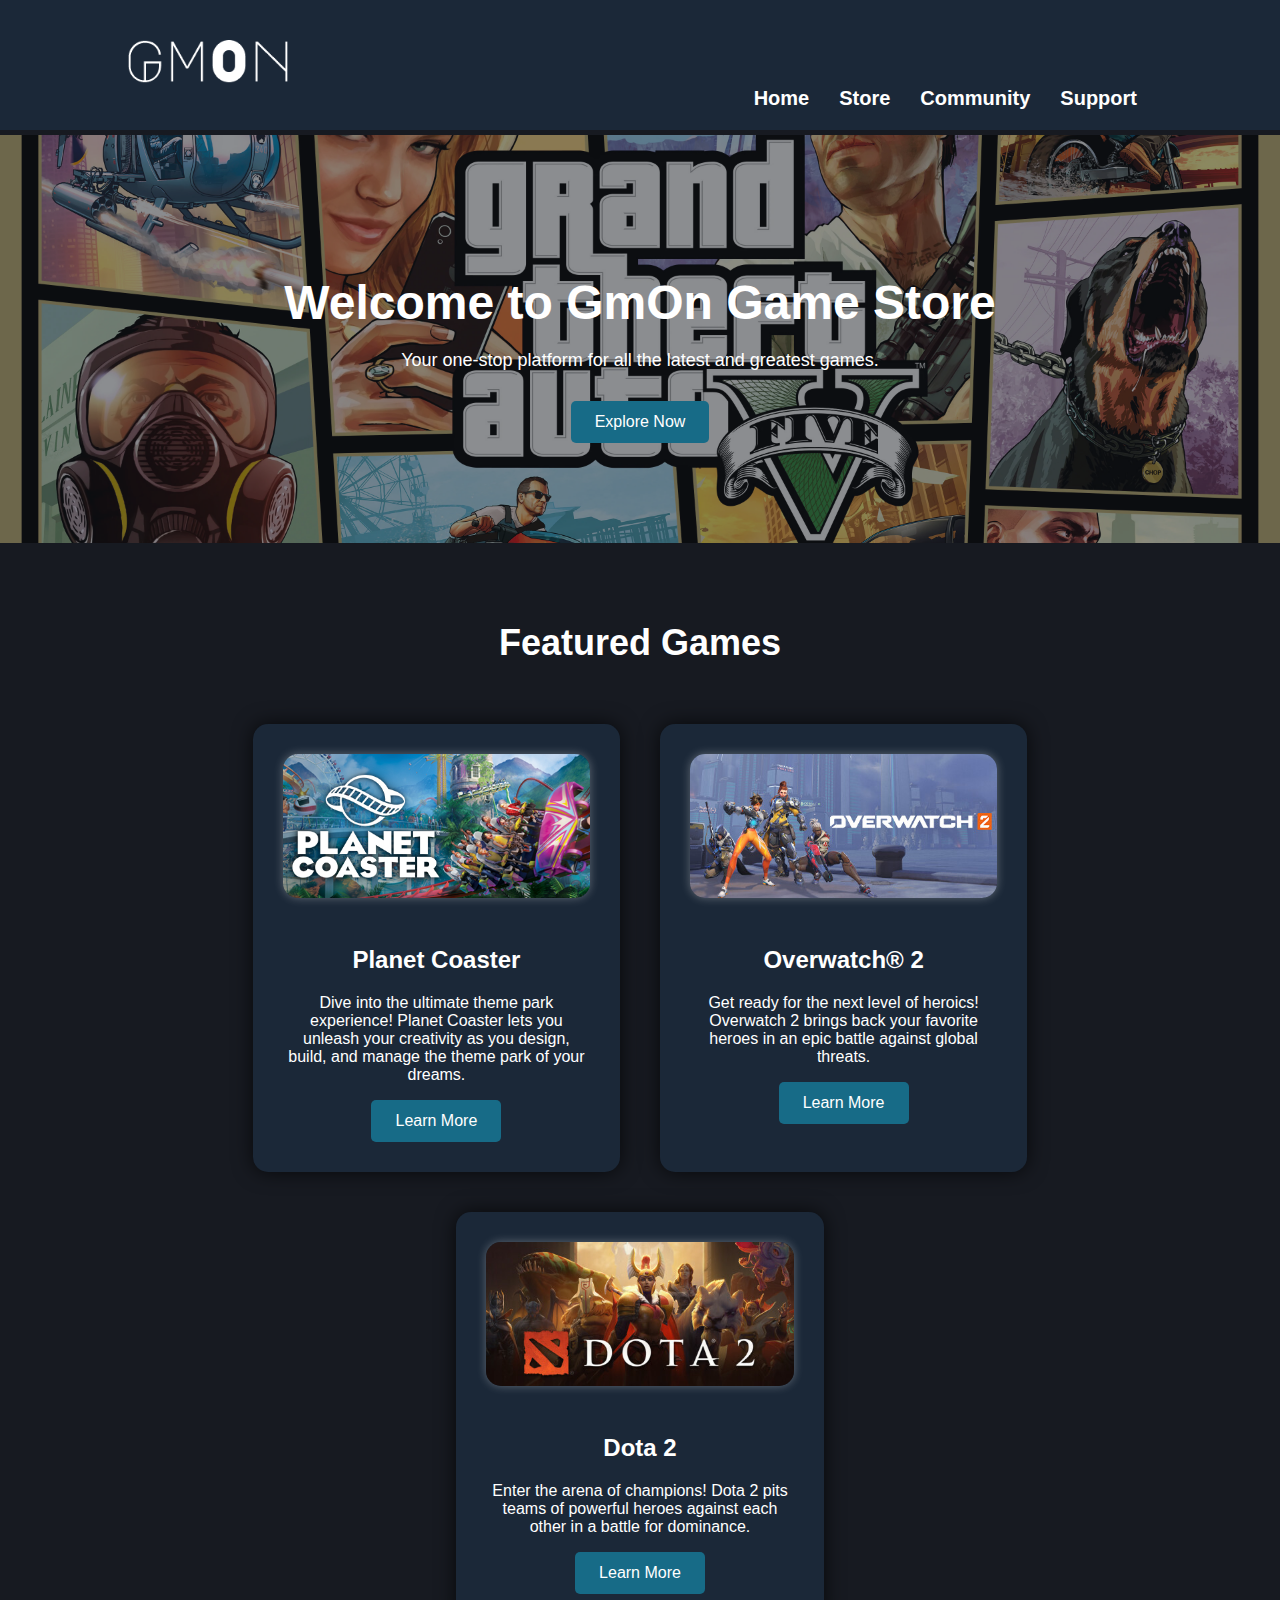
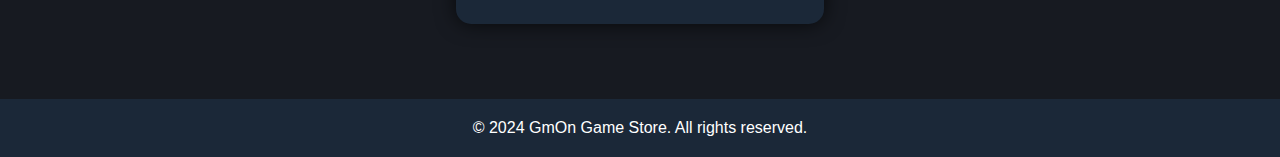
<file: index.html>
<!DOCTYPE html>
<html lang="en">
<head>
    <meta charset="UTF-8">
    <meta name="viewport" content="width=device-width, initial-scale=1.0">
    <title>GmOn 🕹 Game Store</title>
    <link rel="stylesheet" href="styles.css">
    <link rel="icon" href="/image/favicon.ico">
</head>
<body>
    <header>
        <div class="container">
            <div class="logo">
                <img src="/image/logo.png" alt="Logo GmOn">
            </div>
            <nav>
                <ul>
                    <li><a href="index.html">Home</a></li>
                    <li><a href="store.html">Store</a></li>
                    <li><a href="community.html">Community</a></li>
                    <li><a href="support.html">Support</a></li>
                </ul>
            </nav>
        </div>
    </header>
    <main>
        <section class="hero">
            <div class="container">
                <h2>Welcome to GmOn Game Store</h2>
                <p>Your one-stop platform for all the latest and greatest games.</p>
                <a href="store.html" class="btn">Explore Now</a>
            </div>
        </section>
        <section class="games">
            <div class="container">
                <h2>Featured Games</h2>
                <div class="game-list">
                    <div class="game">
                        <img src="/image/pc.jpg" alt="Game 1">
                        <h3>Planet Coaster</h3>
                        <p>Dive into the ultimate theme park experience! Planet Coaster lets you unleash your creativity as you design, build, and manage the theme park of your dreams.</p>
                        <a href="catalog.html" class="btn">Learn More</a>
                    </div>
                    <div class="game">
                        <img src="/image/o2.jpg" alt="Game 2">
                        <h3>Overwatch® 2</h3>
                        <p>Get ready for the next level of heroics! Overwatch 2 brings back your favorite heroes in an epic battle against global threats. </p>
                        <a href="#" class="btn">Learn More</a>
                    </div>
                    <div class="game">
                        <img src="/image/d2.jpg" alt="Game 3">
                        <h3>Dota 2</h3>
                        <p>Enter the arena of champions! Dota 2 pits teams of powerful heroes against each other in a battle for dominance. </p>
                        <a href="#" class="btn">Learn More</a>
                    </div>
                </div>
            </div>
        </section>
    </main>
    <footer class="footer">
        <div class="container">
            <p>&copy; 2024 GmOn Game Store. All rights reserved.</p>
        </div>
    </footer>
</body>
</html>
</file>
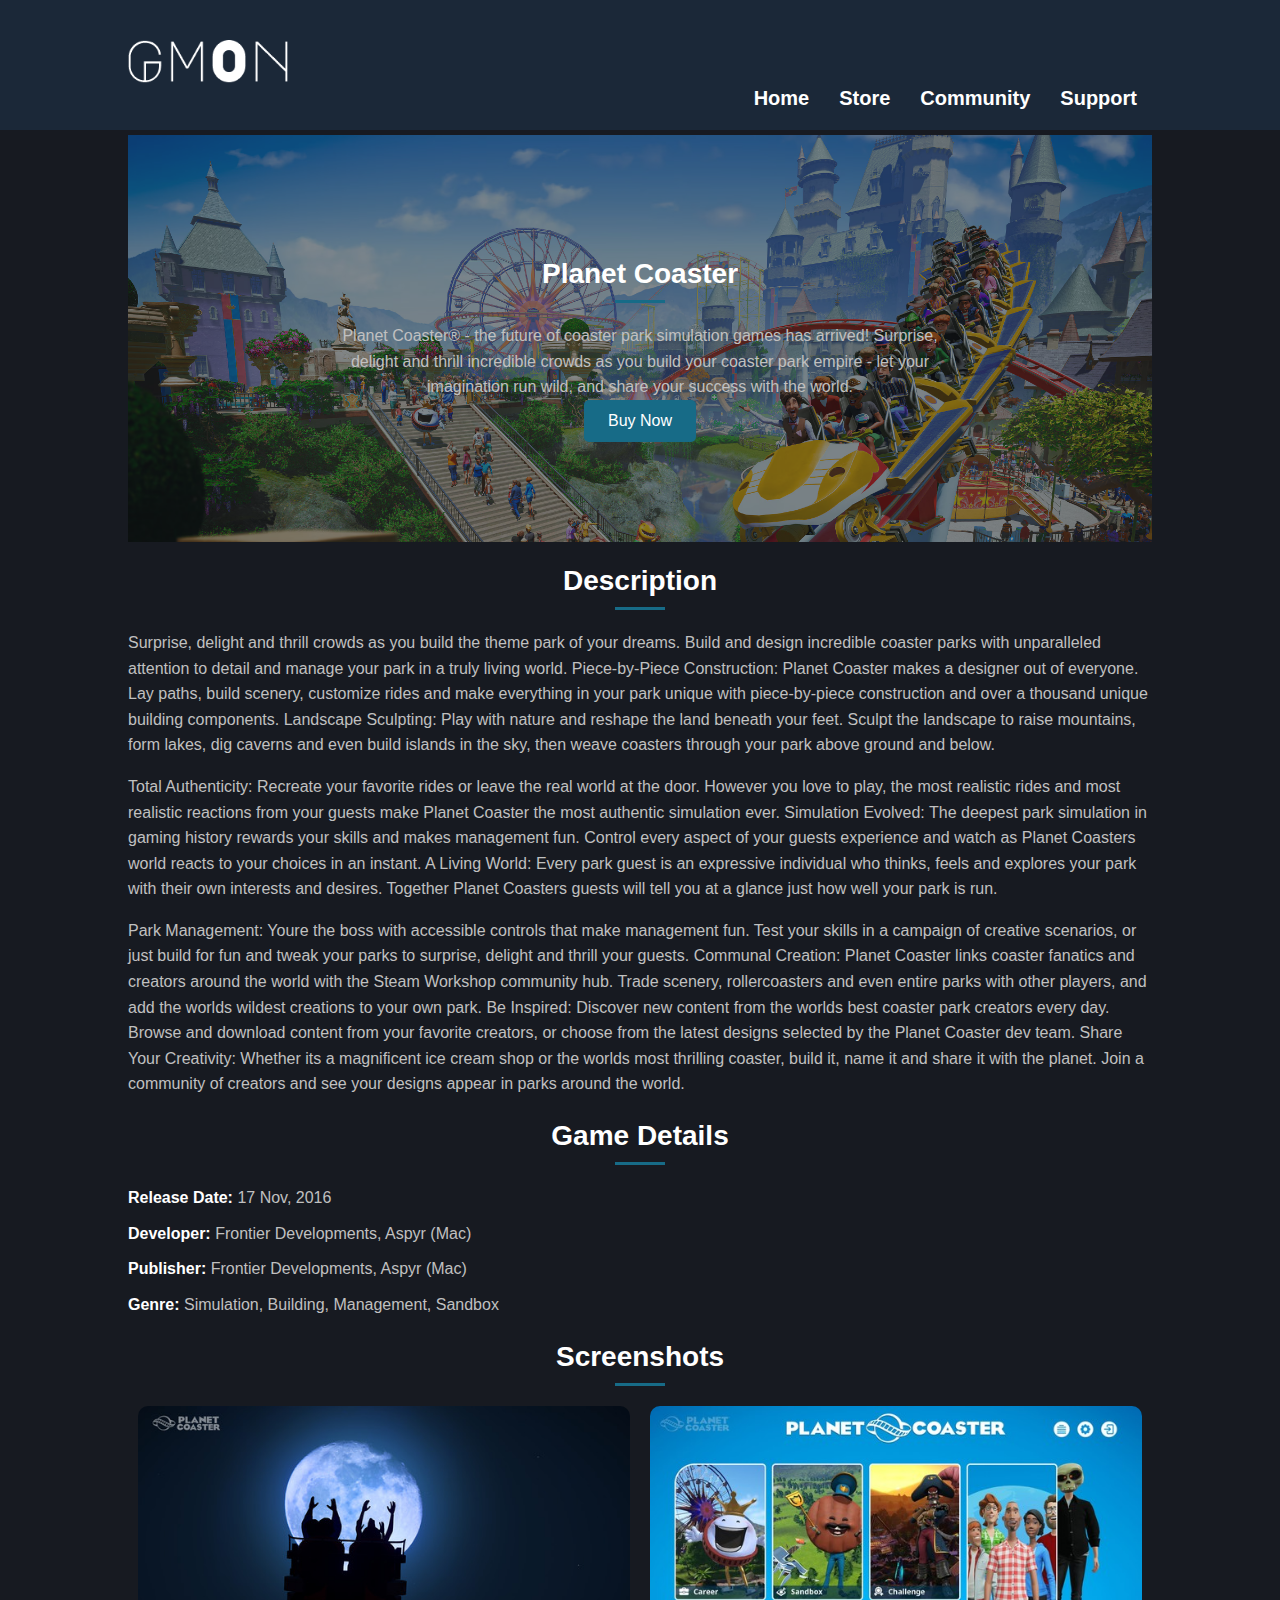
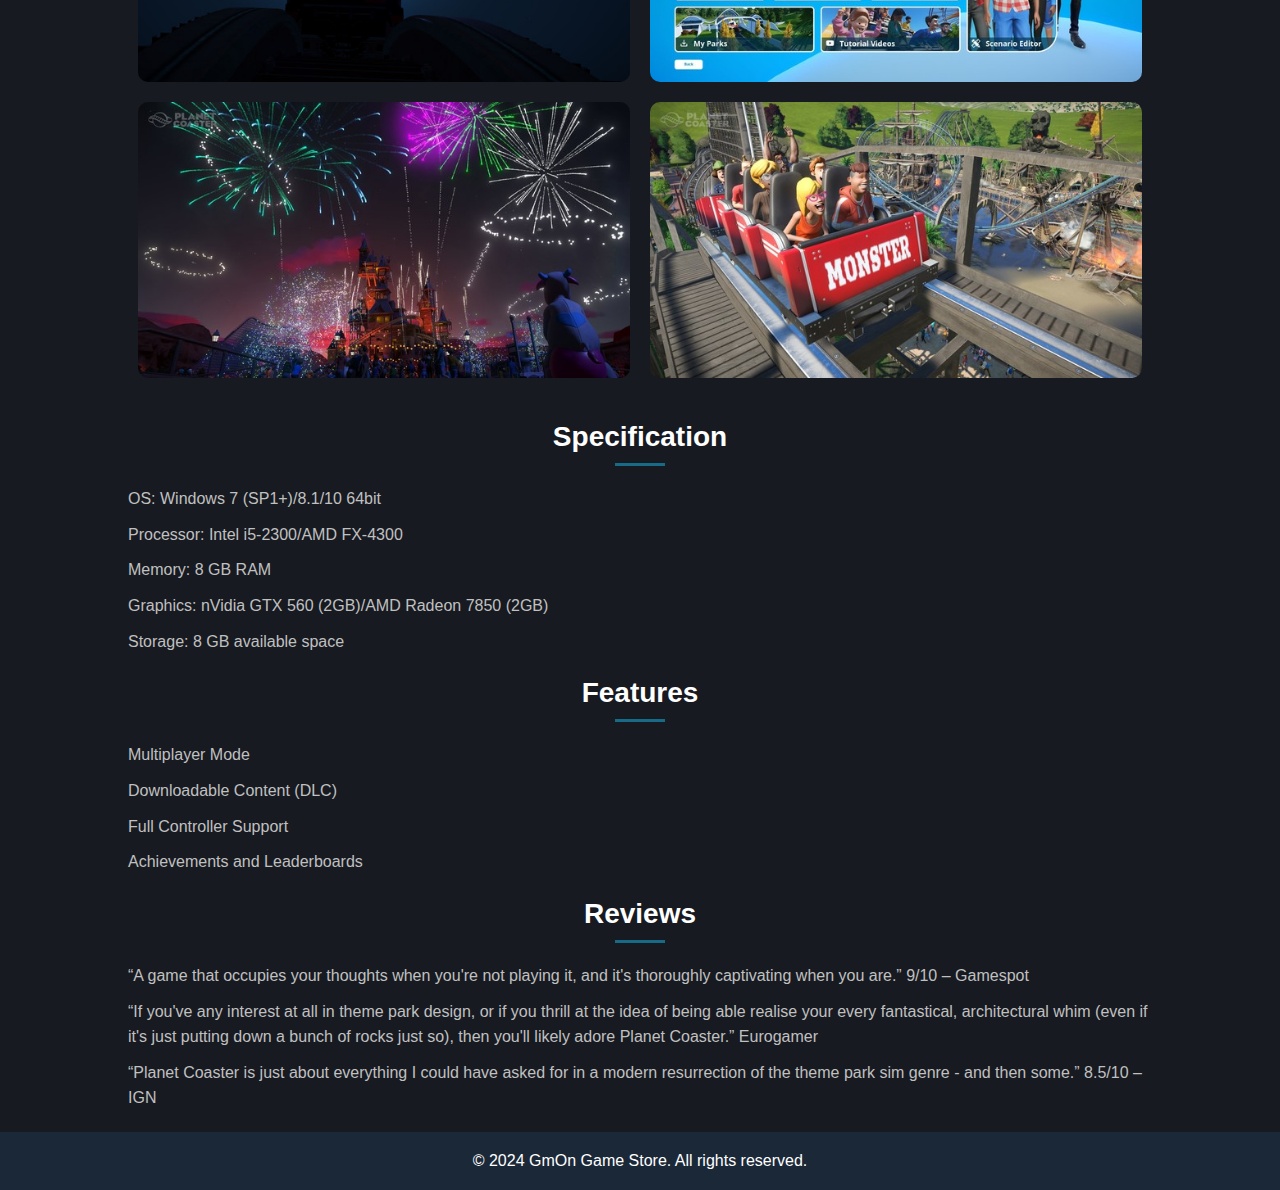
<file: catalog.html>
<!DOCTYPE html>
<html lang="id">
<head>
    <meta charset="UTF-8">
    <meta name="viewport" content="width=device-width, initial-scale=1.0">
    <title>GmOn 🕹 Details</title>
    <link rel="stylesheet" href="catalog.css">
    <link rel="icon" href="/image/favicon.ico">
</head>
<body>

<header>
    <div class="container">
        <div class="logo">
            <img src="/image/logo.png" alt="Logo GmOn">
        </div>
        <nav>
            <ul>
                <li><a href="index.html">Home</a></li>
                <li><a href="store.html">Store</a></li>
                <li><a href="community.html">Community</a></li>
                <li><a href="support.html">Support</a></li>
            </ul>
        </nav>
    </div>
</header>

<div class="container">
    <div class="product-detail">
        <div class="herocatalog">
            <h2>Planet Coaster</h2>
            <p>Planet Coaster® - the future of coaster park simulation games has arrived! Surprise, delight and thrill incredible crowds as you build your coaster park empire - let your imagination run wild, and share your success with the world.</p>
            <a href="checkout.html" class="btn">Buy Now</a>
        </div>

        <div class="game-overview">
            <h2>Description</h2>
            <p>Surprise, delight and thrill crowds as you build the theme park of your dreams. Build and design incredible coaster parks with unparalleled attention to detail and manage your park in a truly living world. Piece-by-Piece Construction: Planet Coaster makes a designer out of everyone. Lay paths, build scenery, customize rides and make everything in your park unique with piece-by-piece construction and over a thousand unique building components.

                Landscape Sculpting: Play with nature and reshape the land beneath your feet. Sculpt the landscape to raise mountains, form lakes, dig caverns and even build islands in the sky, then weave coasters through your park above ground and below.
                </p>

                <p>
                    Total Authenticity: Recreate your favorite rides or leave the real world at the door. However you love to play, the most realistic rides and most realistic reactions from your guests make Planet Coaster the most authentic simulation ever. Simulation Evolved: The deepest park simulation in gaming history rewards your skills and makes management fun. Control every aspect of your guests experience and watch as Planet Coasters world reacts to your choices in an instant.

                A Living World: Every park guest is an expressive individual who thinks, feels and explores your park with their own interests and desires. Together Planet Coasters guests will tell you at a glance just how well your park is run.
                </p>

                <p>
                    
                    Park Management: Youre the boss with accessible controls that make management fun. Test your skills in a campaign of creative scenarios, or just build for fun and tweak your parks to surprise, delight and thrill your guests.
                    
                    Communal Creation: Planet Coaster links coaster fanatics and creators around the world with the Steam Workshop community hub. Trade scenery, rollercoasters and even entire parks with other players, and add the worlds wildest creations to your own park.
                    
                    Be Inspired: Discover new content from the worlds best coaster park creators every day. Browse and download content from your favorite creators, or choose from the latest designs selected by the Planet Coaster dev team.
                    
                    Share Your Creativity: Whether its a magnificent ice cream shop or the worlds most thrilling coaster, build it, name it and share it with the planet. Join a community of creators and see your designs appear in parks around the world.
                    </p>
        </div>

        <div class="game-details">
            <h2>Game Details</h2>
            <ul>
                <li><strong>Release Date:</strong>  17 Nov, 2016</li>
                <li><strong>Developer:</strong> Frontier Developments, Aspyr (Mac)</li>
                <li><strong>Publisher:</strong> Frontier Developments, Aspyr (Mac)</li>
                <li><strong>Genre:</strong> Simulation, Building, Management, Sandbox</li>
            </ul>
        </div>

        <div class="screenshots">
            <h2>Screenshots</h2>
            <div class="screenshot-gallery">
                <img src="/image/pc1.jpg" alt="Tangkapan Layar 1">
                <img src="/image/pc2.jpg" alt="Tangkapan Layar 2">
                <img src="/image/pc3.jpg" alt="Tangkapan Layar 3">
                <img src="/image/pc4.jpg" alt="Tangkapan Layar 4">
            </div>
        </div>

        <div class="product-specs">
            <h2>Specification</h2>
            <ul>
                <li>OS: Windows 7 (SP1+)/8.1/10 64bit</li>
                <li>Processor: Intel i5-2300/AMD FX-4300</li>
                <li>Memory: 8 GB RAM</li>
                <li>Graphics: nVidia GTX 560 (2GB)/AMD Radeon 7850 (2GB)</li>
                <li>Storage: 8 GB available space</li>
            </ul>
        </div>

        <div class="features">
            <h2>Features</h2>
            <ul>
                <li>Multiplayer Mode</li>
                <li>Downloadable Content (DLC)</li>
                <li>Full Controller Support</li>
                <li>Achievements and Leaderboards</li>
            </ul>
        </div>

        <div class="product-reviews">
            <h2>Reviews</h2>
            <ul>
                <li>“A game that occupies your thoughts when you're not playing it, and it's thoroughly captivating when you are.”
                    9/10 – Gamespot
                    </li>
                    
                <li>“If you've any interest at all in theme park design, or if you thrill at the idea of being able realise your every fantastical, architectural whim (even if it's just putting down a bunch of rocks just so), then you'll likely adore Planet Coaster.”
                    Eurogamer</li>

                <li>“Planet Coaster is just about everything I could have asked for in a modern resurrection of the theme park sim genre - and then some.”
                    8.5/10 – IGN</li>
            </ul>
        </div>
    </div>
</div>

<footer class="footer">
    <div class="container">
        <p>&copy; 2024 GmOn Game Store. All rights reserved.</p>
    </div>
</footer>

</body>
</html>
</file>
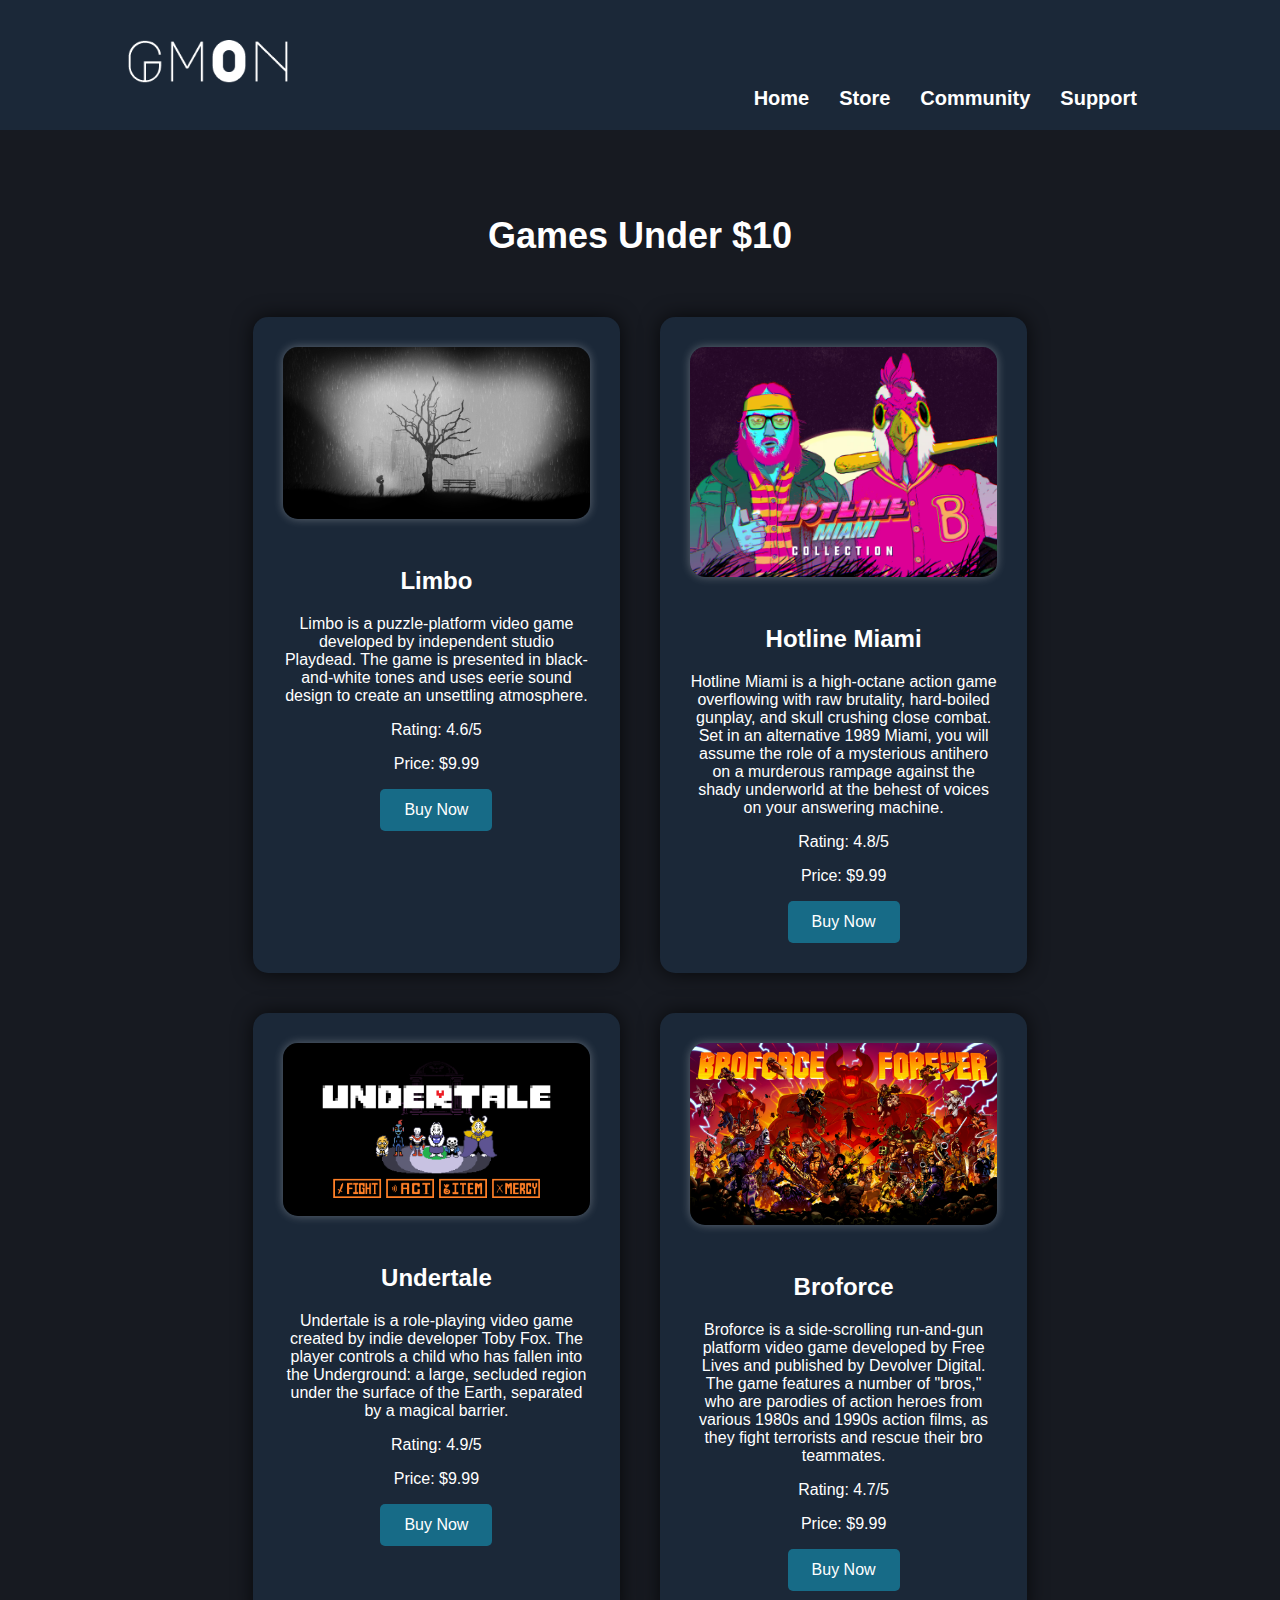
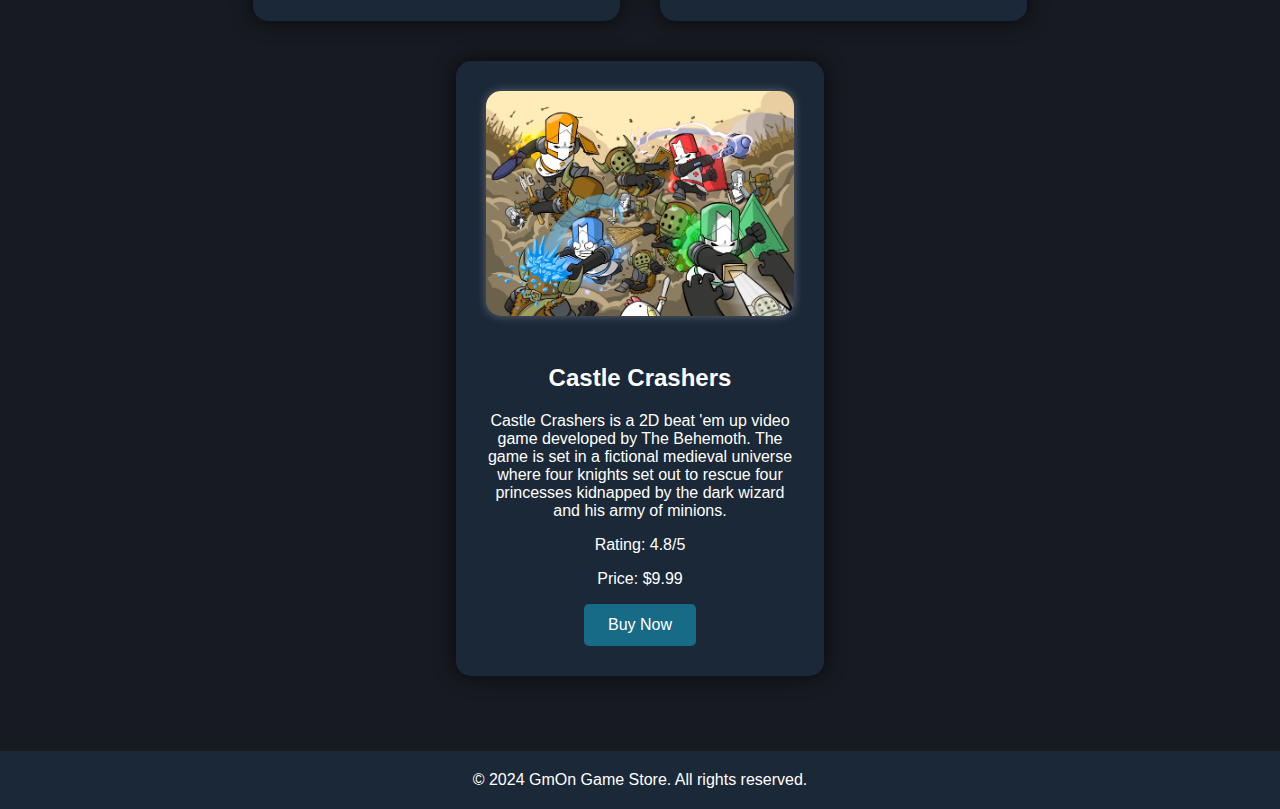
<file: filterprice.html>
<!DOCTYPE html>
<html lang="en">
<head>
    <meta charset="UTF-8">
    <meta name="viewport" content="width=device-width, initial-scale=1.0">
    <title>GmOn 🕹 Store - Under $10</title>
    <link rel="stylesheet" href="styles.css">
    <link rel="icon" href="/image/favicon.ico">
</head>
<body>
    <header>
        <div class="container">
            <div class="logo">
                <img src="/image/logo.png" alt="Logo GmOn">
            </div>
            <nav>
                <ul>
                    <li><a href="index.html">Home</a></li>
                    <li><a href="store.html">Store</a></li>
                    <li><a href="community.html">Community</a></li>
                    <li><a href="support.html">Support</a></li>
                </ul>
            </nav>
        </div>
    </header>
    <main>
        <section class="games">
            <div class="container">
                <h2>Games Under $10</h2>
                <div class="game-list">
                    <div class="game">
                        <div class="game-image">
                            <img src="/image/lm.jpg" alt="Game 1">
                        </div>
                        <div class="game-info">
                            <h3>Limbo</h3>
                            <p>Limbo is a puzzle-platform video game developed by independent studio Playdead. The game is presented in black-and-white tones and uses eerie sound design to create an unsettling atmosphere.</p>
                            <p>Rating: 4.6/5</p>
                            <p>Price: $9.99</p>
                            <a href="checkout.html" class="btn">Buy Now</a>
                        </div>
                    </div>
                    <div class="game">
                        <div class="game-image">
                            <img src="/image/hm.jpg" alt="Game 2">
                        </div>
                        <div class="game-info">
                            <h3>Hotline Miami</h3>
                            <p>Hotline Miami is a high-octane action game overflowing with raw brutality, hard-boiled gunplay, and skull crushing close combat. Set in an alternative 1989 Miami, you will assume the role of a mysterious antihero on a murderous rampage against the shady underworld at the behest of voices on your answering machine.</p>
                            <p>Rating: 4.8/5</p>
                            <p>Price: $9.99</p>
                            <a href="checkout.html" class="btn">Buy Now</a>
                        </div>
                    </div>
                    <div class="game">
                        <div class="game-image">
                            <img src="/image/u.png" alt="Game 3">
                        </div>
                        <div class="game-info">
                            <h3>Undertale</h3>
                            <p>Undertale is a role-playing video game created by indie developer Toby Fox. The player controls a child who has fallen into the Underground: a large, secluded region under the surface of the Earth, separated by a magical barrier.</p>
                            <p>Rating: 4.9/5</p>
                            <p>Price: $9.99</p>
                            <a href="checkout.html" class="btn">Buy Now</a>
                        </div>
                    </div>
                    <div class="game">
                        <div class="game-image">
                            <img src="/image/b.png" alt="Game 4">
                        </div>
                        <div class="game-info">
                            <h3>Broforce</h3>
                            <p>Broforce is a side-scrolling run-and-gun platform video game developed by Free Lives and published by Devolver Digital. The game features a number of "bros," who are parodies of action heroes from various 1980s and 1990s action films, as they fight terrorists and rescue their bro teammates.</p>
                            <p>Rating: 4.7/5</p>
                            <p>Price: $9.99</p>
                            <a href="checkout.html" class="btn">Buy Now</a>
                        </div>
                    </div>
                    <div class="game">
                        <div class="game-image">
                            <img src="/image/cc.jpg" alt="Game 5">
                        </div>
                        <div class="game-info">
                            <h3>Castle Crashers</h3>
                            <p>Castle Crashers is a 2D beat 'em up video game developed by The Behemoth. The game is set in a fictional medieval universe where four knights set out to rescue four princesses kidnapped by the dark wizard and his army of minions.</p>
                            <p>Rating: 4.8/5</p>
                            <p>Price: $9.99</p>
                            <a href="checkout.html" class="btn">Buy Now</a>
                        </div>
                    </div>
                </div>
            </div>
        </section>
    </main>
    <footer class="footer">
        <div class="container">
            <p>&copy; 2024 GmOn Game Store. All rights reserved.</p>
        </div>
    </footer>
</body>
</html>
</file>
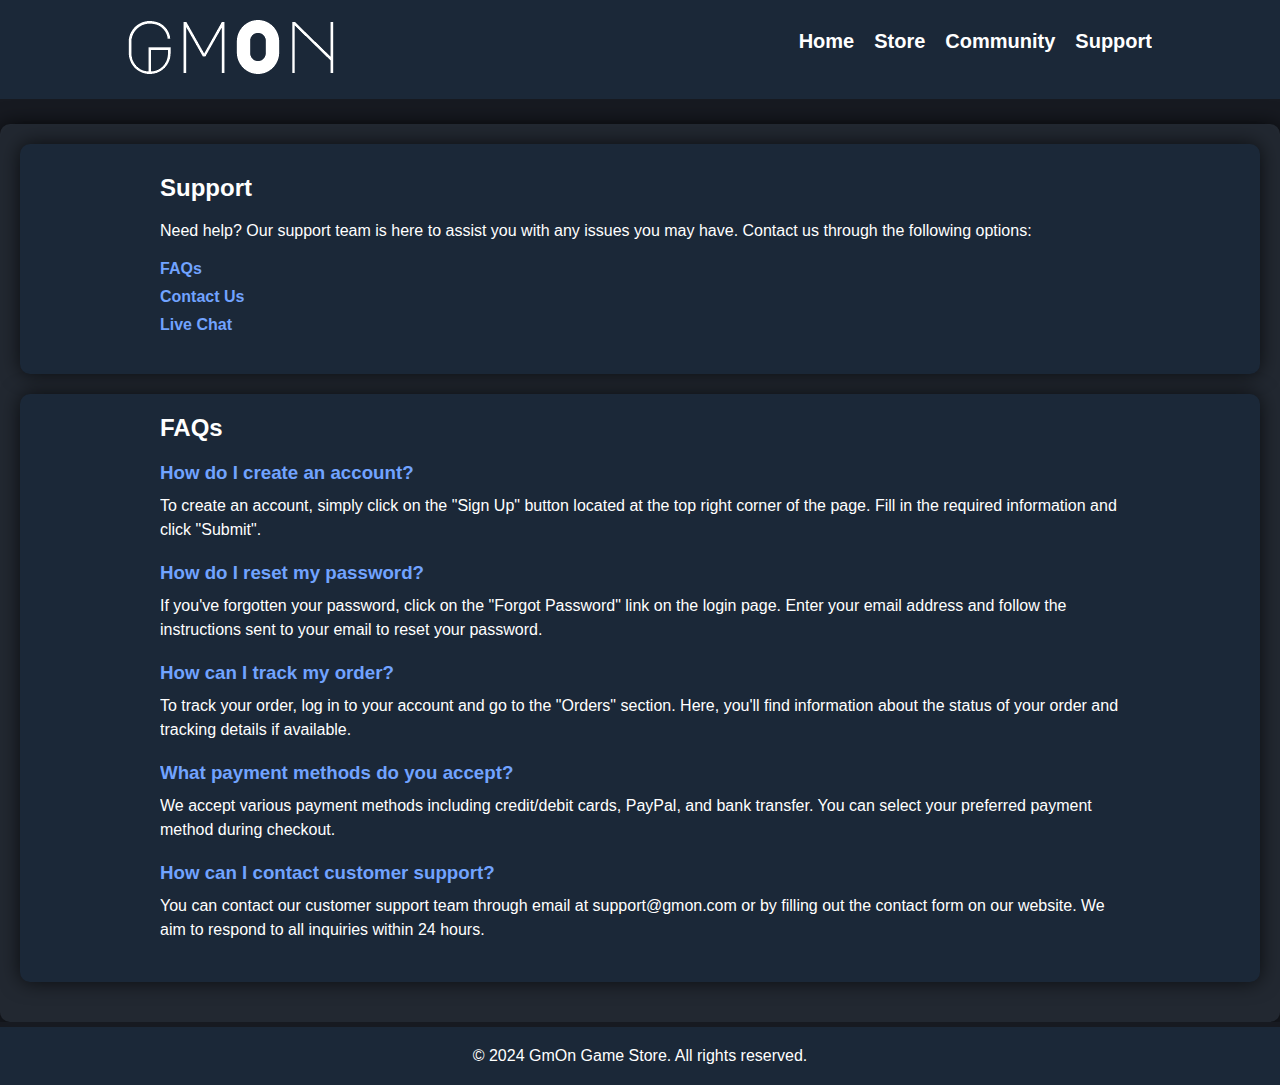
<file: support.html>
<!DOCTYPE html>
<html lang="en">
<head>
    <meta charset="UTF-8">
    <meta name="viewport" content="width=device-width, initial-scale=1.0">
    <title>GmOn 🕹 Support</title>
    <link rel="stylesheet" href="support.css">
    <link rel="icon" href="/image/favicon.ico">
</head>
<body>

<header>
    <div class="container">
        <div class="logo">
            <img src="/image/logo.png" alt="Logo GmOn">
        </div>
        <nav>
            <ul>
                <li><a href="index.html">Home</a></li>
                <li><a href="store.html">Store</a></li>
                <li><a href="community.html">Community</a></li>
                <li><a href="support.html">Support</a></li>
            </ul>
        </nav>
    </div>
</header>

<main>
    <section class="support">
        <div class="container">
            <h2>Support</h2>
            <div class="support-content">
                <p>Need help? Our support team is here to assist you with any issues you may have. Contact us through the following options:</p>
                <ul class="support-links">
                    <li><a href="#faqs">FAQs</a></li>
                    <li><a href="#">Contact Us</a></li>
                    <li><a href="#">Live Chat</a></li>
                </ul>
            </div>
        </div>
    </section>

    <section id="faqs" class="faqs">
        <div class="container">
            <h2>FAQs</h2>
            <div class="faq-list">
                <div class="faq-item">
                    <h3>How do I create an account?</h3>
                    <p>To create an account, simply click on the "Sign Up" button located at the top right corner of the page. Fill in the required information and click "Submit".</p>
                </div>
                <div class="faq-item">
                    <h3>How do I reset my password?</h3>
                    <p>If you've forgotten your password, click on the "Forgot Password" link on the login page. Enter your email address and follow the instructions sent to your email to reset your password.</p>
                </div>
                <div class="faq-item">
                    <h3>How can I track my order?</h3>
                    <p>To track your order, log in to your account and go to the "Orders" section. Here, you'll find information about the status of your order and tracking details if available.</p>
                </div>
                <div class="faq-item">
                    <h3>What payment methods do you accept?</h3>
                    <p>We accept various payment methods including credit/debit cards, PayPal, and bank transfer. You can select your preferred payment method during checkout.</p>
                </div>
                <div class="faq-item">
                    <h3>How can I contact customer support?</h3>
                    <p>You can contact our customer support team through email at support@gmon.com or by filling out the contact form on our website. We aim to respond to all inquiries within 24 hours.</p>
                </div>
                <!-- Add more FAQs as needed -->
            </div>
        </div>
    </section>
</main>

<footer class="footer">
    <div class="container">
        <p>&copy; 2024 GmOn Game Store. All rights reserved.</p>
    </div>
</footer>

</body>
</html>
</file>
<file: styles.css>
/* styles.css */
body {
    font-family: Arial, sans-serif;
    background-color: #171A21;
    color: #FFFFFF;
    margin: 0;
    padding: 0;
}

header {
    background-color: #1B2838;
    padding: 20px 0;
    border-bottom: 5px solid #171A21;
}

.container {
    width: 80%;
    margin: 0 auto;
}

.logo img {
    margin: 0;
    color: #FFFFFF;
    margin-top: 20px;
    width: 160px;
    height: auto;
}

nav ul {
    list-style: none;
    padding: 0;
    margin: 0;
    display: flex;
    justify-content: flex-end;
}

nav ul li {
    margin: 0 15px;
    font-size: 20px;
}

nav ul li a {
    color: #FFFFFF;
    text-decoration: none;
    font-weight: bold;
    transition: color 0.3s ease;
}

nav ul li a:hover {
    color: #171A21;
}

.hero {
    text-align: center;
    padding: 100px 0;
    position: relative;
    overflow: hidden;
}

.hero::before {
    content: '';
    position: absolute;
    top: 0;
    left: 0;
    width: 100%;
    height: 100%;
    background-image: url('/image/gta.jpg');
    background-size: cover;
    background-position: center;
    opacity: 0.5;
    z-index: -1;
}

.hero h2 {
    color: #FFFFFF;
    font-size: 48px;
    margin-bottom: 20px;
}

.hero p {
    padding-bottom: 10px;
    color: #FFFFFF;
    font-size: 18px;
    margin-bottom: 40px;
    max-width: 60%;
    margin: 0 auto;
    padding-bottom: 30px;
}

.herocatalog {
    text-align: center;
    padding: 100px 0;
    position: relative;
    overflow: hidden;
}

.herocatalog::before {
    content: '';
    position: absolute;
    top: 0;
    left: 0;
    width: 100%;
    height: 100%;
    background-image: url('/image/pc5.jpg');
    background-size: cover;
    background-position: center;
    opacity: 0.5;
    z-index: -1;
}

.herocatalog h2 {
    color: #FFFFFF;
    font-size: 48px;
    margin-bottom: 20px;
}

.herocatalog p {
    padding-bottom: 10px;
    color: #FFFFFF;
    font-size: 18px;
    margin-bottom: 40px;
    max-width: 60%;
    margin: 0 auto;
    padding-bottom: 30px;
}

.btn {
    background-color: #176B87;
    color: #FFFFFF;
    padding: 12px 24px;
    text-decoration: none;
    border-radius: 5px;
    display: inline-block;
    transition: background-color 0.3s ease;
}

.btn:hover {
    background-color: #171A21;
}

.games {
    padding: 50px 0;
    text-align: center;
}

.games h2 {
    color: #FFFFFF;
    margin-bottom: 40px;
    font-size: 36px;
}

.game-list {
    display: flex;
    justify-content: center;
    flex-wrap: wrap;
}

.game {
    background-color: #1B2838;
    padding: 30px;
    margin: 20px;
    border-radius: 15px;
    width: 30%;
    box-shadow: 0px 0px 20px rgba(0, 0, 0, 0.7);
    transition: transform 0.3s ease;
}

.game:hover {
    transform: translateY(-10px);
}

.game img {
    max-width: 100%;
    border-radius: 15px;
    margin-bottom: 20px;
    box-shadow: 0px 0px 10px rgba(255, 255, 255, 0.3);
}

.game h3 {
    color: #FFFFFF;
    font-size: 24px;
    margin-bottom: 20px;
}

.game p {
    color: #FFFFFF;
    font-size: 16px;
}


.footer {
    background-color: #1B2838;
    text-align: center;
    padding: 20px 0;
    border-top: 5px solid #171A21;
}

.footer p {
    color: #FFFFFF;
    margin: 0;
}

/* Additional styles */
.store {
    background-color: #222831;
    padding: 40px 0;
}

.store .container {
    display: flex;
    justify-content: space-between;
    align-items: center; /* Menengahkan secara vertikal */
}

.sidebar {
    background-color: #30475E;
    padding: 20px;
    width: 100%;
    border-radius: 10px;
    box-shadow: 0px 0px 20px rgba(0, 0, 0, 0.7);
    display: flex;
    flex-direction: column;
}

.sidebar h2 {
    color: #FFFFFF;
    font-size: 24px;
    margin-bottom: 20px;
    text-align: center; /* Menengahkan teks */
}

.sidebar h3 {
    color: #FFFFFF;
    font-size: 20px;
    margin-bottom: 10px;
    text-align: center; /* Menengahkan teks */
}

.sidebar ul {
    padding: 0;
    margin: 0;
    list-style: none;
}

.sidebar ul li {
    margin-bottom: 10px;
    text-align: center; /* Menengahkan teks */
}

.sidebar ul li a {
    color: #FFFFFF;
    text-decoration: none;
    transition: color 0.3s ease;
}

.sidebar ul li a:hover {
    color: #71A3FF;
}
</file>
<file: catalog.css>
body {
    font-family: Arial, sans-serif;
    background-color: #171A21;
    color: #FFFFFF;
    margin: 0;
    padding: 0;
}

header {
    background-color: #1B2838;
    padding: 20px 0;
    border-bottom: 5px solid #171A21;
}

.container {
    width: 80%;
    margin: 0 auto;
}

.logo img {
    margin: 0;
    color: #FFFFFF;
    margin-top: 20px;
    width: 160px;
    height: auto;
}

nav ul {
    list-style: none;
    padding: 0;
    margin: 0;
    display: flex;
    justify-content: flex-end;
}

nav ul li {
    margin: 0 15px;
    font-size: 20px;
}

nav ul li a {
    color: #FFFFFF;
    text-decoration: none;
    font-weight: bold;
    transition: color 0.3s ease;
}

nav ul li a:hover {
    color: #176B87;
}

.herocatalog {
    text-align: center;
    padding: 100px 0;
    position: relative;
    overflow: hidden;
}

.herocatalog::before {
    content: '';
    position: absolute;
    top: 0;
    left: 0;
    width: 100%;
    height: 100%;
    background-image: url('/image/pc5.jpg');
    background-size: cover;
    background-position: center;
    opacity: 0.5;
    z-index: -1;
}

.herocatalog h2 {
    color: #FFFFFF;
    font-size: 48px;
    margin-bottom: 20px;
}

.herocatalog p {
    color: #FFFFFF;
    font-size: 18px;
    margin-bottom: 40px;
    max-width: 60%;
    margin: 0 auto;
}

.btn {
    background-color: #176B87;
    color: #FFFFFF;
    padding: 12px 24px;
    text-decoration: none;
    border-radius: 5px;
    display: inline-block;
    transition: background-color 0.3s ease;
}

.btn:hover {
    background-color: #1B2838;
}

.screenshot-gallery {
    display: flex;
    justify-content: space-around;
    flex-wrap: wrap;
}

.screenshot-gallery img {
    width: 48%;
    border-radius: 10px;
    margin-bottom: 20px;
    transition: transform 0.3s ease, box-shadow 0.3s ease;
}

.screenshot-gallery img:hover {
    transform: scale(1.05);
    box-shadow: 0 5px 15px rgba(0, 0, 0, 0.7);
}

.product-detail h2 {
    color: #FFFFFF;
    font-size: 28px;
    margin-bottom: 10px;
    text-align: center;
}

.product-detail p,
.product-detail ul {
    color: #C0C0C0;
    font-size: 16px;
    line-height: 1.6;
}

.product-detail ul {
    list-style: none;
    padding: 0;
}

.product-detail ul li {
    margin-bottom: 10px;
}

.product-detail ul li strong {
    color: #FFFFFF;
}

.product-detail h2::after {
    content: '';
    display: block;
    width: 50px;
    height: 3px;
    background-color: #176B87;
    margin: 10px auto 20px;
}

.footer {
    background-color: #1B2838;
    text-align: center;
    padding: 20px 0;
    border-top: 5px solid #171A21;
}

.footer p {
    color: #FFFFFF;
    margin: 0;
}
</file>
<file: support.css>
/* styles.css */

/* Reset CSS */
* {
    margin: 0;
    padding: 0;
    box-sizing: border-box;
}

body {
    font-family: Arial, sans-serif;
    background-color: #171A21;
    color: #FFFFFF;
    margin: 0;
    padding: 0;
}

header {
    background-color: #1B2838;
    padding: 20px 0;
    border-bottom: 5px solid #171A21;
}

.container {
    width: 80%;
    margin: auto;
    overflow: hidden;
}

.logo {
    float: left;
}

header nav {
    float: right;
    margin-top: 10px;
}

header nav ul {
    list-style: none;
    padding: 0;
    margin: 0;
    display: flex;
    justify-content: flex-end;
}

header nav ul li {
    margin-left: 20px;
    font-size: 20px;
}

header nav ul li a {
    color: #FFFFFF;
    text-decoration: none;
    font-weight: bold;
    transition: color 0.3s ease;
}

header nav ul li a:hover {
    color: #71A3FF;
}

/* Main styling */
main {
    padding: 20px;
    background: #222831;
    margin-top: 20px;
    border-radius: 10px;
    box-shadow: 0px 0px 20px rgba(0, 0, 0, 0.7);
}

.support {
    background: #1B2838;
    color: #FFFFFF;
    padding: 30px 20px;
    border-radius: 10px;
    margin-bottom: 20px;
    box-shadow: 0px 0px 20px rgba(0, 0, 0, 0.7);
}

.support h2 {
    margin-bottom: 20px;
}

.support-content p {
    margin-bottom: 20px;
}

.support-links {
    list-style: none;
    padding: 0;
}

.support-links li {
    margin-bottom: 10px;
}

.support-links li a {
    color: #71A3FF;
    text-decoration: none;
    font-weight: bold;
}

.support-links li a:hover {
    text-decoration: underline;
}

/* FAQ section styling */
.faqs {
    padding: 20px 20px;
    background: #1B2838;
    border-radius: 10px;
    margin-bottom: 20px;
    box-shadow: 0px 0px 20px rgba(0, 0, 0, 0.7);
}

.faqs h2 {
    margin-bottom: 20px;
}

.faq-item {
    margin-bottom: 20px;
}

.faq-item h3 {
    margin-bottom: 10px;
    color: #71A3FF;
}

.faq-item p {
    margin-bottom: 10px;
    line-height: 1.5;
}

/* Footer styling */
.footer {
    background-color: #1B2838;
    text-align: center;
    padding: 20px 0;
    border-top: 5px solid #171A21;
}

.footer p {
    margin: 0;
}

/* Additional styles for interactive elements */
.btn {
    background-color: #176B87;
    color: #FFFFFF;
    padding: 12px 24px;
    text-decoration: none;
    border-radius: 5px;
    display: inline-block;
    transition: background-color 0.3s ease;
}

.btn:hover {
    background-color: #171A21;
}
</file>
